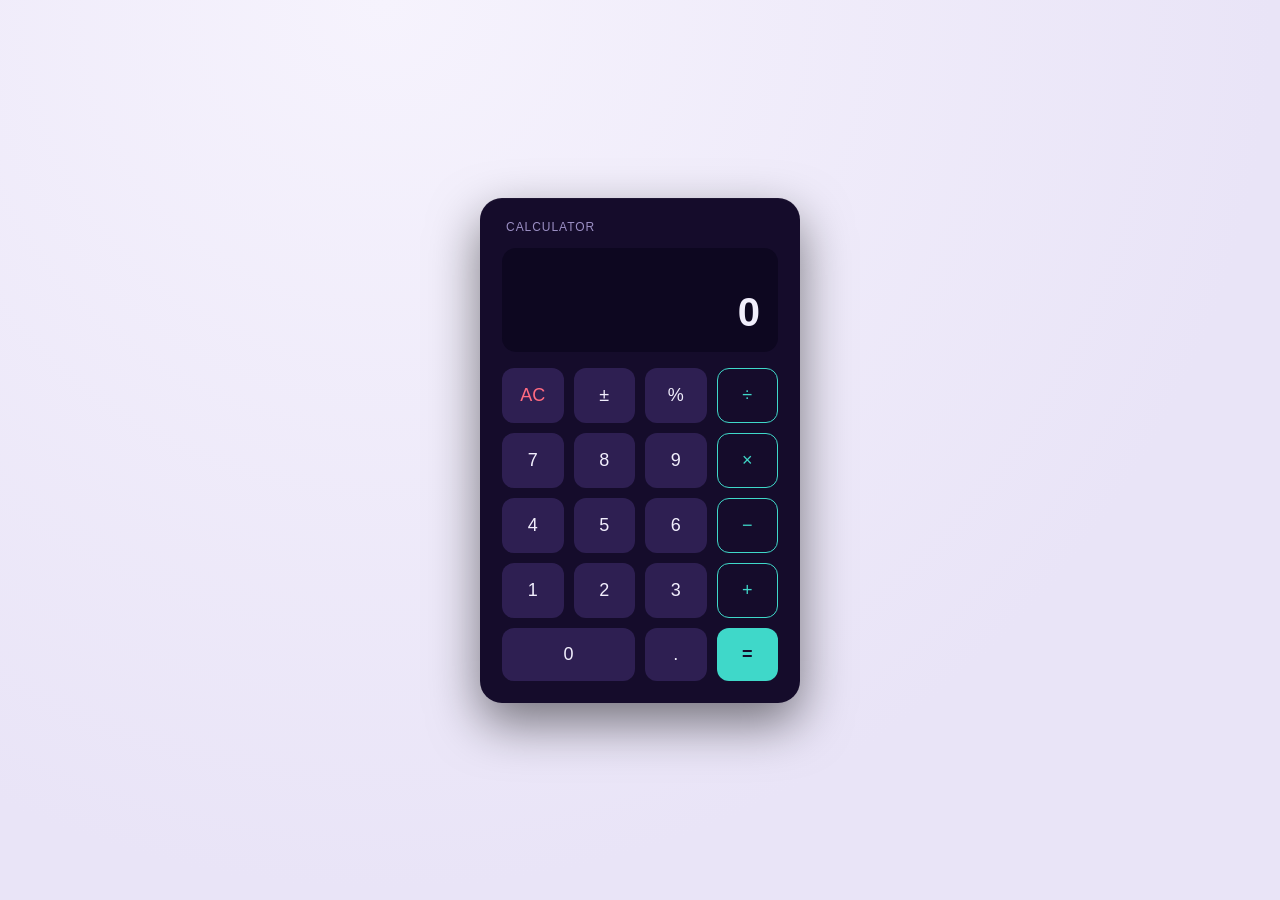
<file: index.html>
<!DOCTYPE html>
<meta charset="UTF-8">
<meta name="viewport" content="width=device-width, initial-scale=1, viewport-fit=cover">
<title>Calculator</title>
<style>
  :root{
    --bg1:#1a1033;
    --bg2:#241547;
    --key:#2e1f52;
    --key-hi:#3c2a6b;
    --op:#3fd8c9;
    --op-hi:#6ae8db;
    --text:#f1eefc;
    --muted:#9b8fc4;
    --danger:#ff6b81;
    box-sizing:border-box;
    padding-top:env(safe-area-inset-top,0px);
    padding-bottom:env(safe-area-inset-bottom,0px);
  }
  *{box-sizing:border-box;}
  html,body{
    height:100%;
    margin:0;
  }
  body{
    background:radial-gradient(circle at 30% 0%, var(--bg2), var(--bg1) 70%);
    display:flex;
    align-items:center;
    justify-content:center;
    font-family:'Segoe UI', Helvetica, Arial, sans-serif;
    color:var(--text);
  }
  .calc{
    width:320px;
    max-width:92vw;
    background:#150c2b;
    border-radius:22px;
    padding:22px;
    box-shadow:0 20px 50px rgba(0,0,0,0.5), inset 0 1px 0 rgba(255,255,255,0.04);
  }
  .brand{
    font-size:12px;
    letter-spacing:0.08em;
    color:var(--muted);
    margin:0 4px 14px;
  }
  .display{
    background:#0d0720;
    border-radius:14px;
    padding:22px 18px 16px;
    margin-bottom:16px;
    text-align:right;
    overflow:hidden;
  }
  .history{
    min-height:18px;
    font-size:14px;
    color:var(--muted);
    white-space:nowrap;
    overflow-x:auto;
  }
  .current{
    font-size:40px;
    font-weight:600;
    line-height:1.2;
    word-break:break-all;
    color:var(--text);
  }
  .pad{
    display:grid;
    grid-template-columns:repeat(4,1fr);
    gap:10px;
  }
  button{
    border:none;
    border-radius:12px;
    background:var(--key);
    color:var(--text);
    font-size:18px;
    padding:16px 0;
    cursor:pointer;
    transition:background 0.12s ease, transform 0.05s ease;
  }
  button:active{
    transform:scale(0.96);
  }
  button:hover{
    background:var(--key-hi);
  }
  .op{
    background:transparent;
    color:var(--op);
    border:1px solid var(--op);
  }
  .op:hover{
    background:var(--op);
    color:#150c2b;
  }
  .equals{
    background:var(--op);
    color:#150c2b;
    font-weight:700;
  }
  .equals:hover{
    background:var(--op-hi);
  }
  .clear{
    color:var(--danger);
  }
  .span2{
    grid-column:span 2;
  }
  @media (prefers-color-scheme: light){
    :root:not([data-theme="dark"]){
      --bg1:#e9e4f7;
      --bg2:#f6f3fd;
    }
  }
  :root[data-theme="dark"]{
    --bg1:#1a1033;
    --bg2:#241547;
  }
</style>
</head>
<body>
  <div class="calc">
    <p class="brand">CALCULATOR</p>
    <div class="display">
      <div class="history" id="history">&nbsp;</div>
      <div class="current" id="current">0</div>
    </div>
    <div class="pad">
      <button class="clear" onclick="clearAll()">AC</button>
      <button onclick="toggleSign()">±</button>
      <button onclick="percent()">%</button>
      <button class="op" onclick="chooseOp('÷')">÷</button>

      <button onclick="inputDigit('7')">7</button>
      <button onclick="inputDigit('8')">8</button>
      <button onclick="inputDigit('9')">9</button>
      <button class="op" onclick="chooseOp('×')">×</button>

      <button onclick="inputDigit('4')">4</button>
      <button onclick="inputDigit('5')">5</button>
      <button onclick="inputDigit('6')">6</button>
      <button class="op" onclick="chooseOp('−')">−</button>

      <button onclick="inputDigit('1')">1</button>
      <button onclick="inputDigit('2')">2</button>
      <button onclick="inputDigit('3')">3</button>
      <button class="op" onclick="chooseOp('+')">+</button>

      <button class="span2" onclick="inputDigit('0')">0</button>
      <button onclick="inputDot()">.</button>
      <button class="equals" onclick="equals()">=</button>
    </div>
  </div>

<script>
  let current = '0';
  let previous = null;
  let operator = null;
  let overwrite = true;

  const currentEl = document.getElementById('current');
  const historyEl = document.getElementById('history');

  function render(){
    currentEl.textContent = current;
    historyEl.textContent = previous !== null ? `${previous} ${operator}` : '\u00A0';
  }

  function inputDigit(d){
    if (overwrite){
      current = d === '0' ? '0' : d;
      overwrite = false;
    } else {
      current = current === '0' ? d : current + d;
    }
    render();
  }

  function inputDot(){
    if (overwrite){
      current = '0.';
      overwrite = false;
      render();
      return;
    }
    if (!current.includes('.')) current += '.';
    render();
  }

  function toggleSign(){
    if (current === '0') return;
    current = current.startsWith('-') ? current.slice(1) : '-' + current;
    render();
  }

  function percent(){
    current = String(parseFloat(current) / 100);
    render();
  }

  function clearAll(){
    current = '0';
    previous = null;
    operator = null;
    overwrite = true;
    render();
  }

  function compute(a, b, op){
    a = parseFloat(a); b = parseFloat(b);
    switch(op){
      case '+': return a + b;
      case '−': return a - b;
      case '×': return a * b;
      case '÷': return b === 0 ? 'Error' : a / b;
    }
  }

  function chooseOp(op){
    if (operator && !overwrite){
      equals();
    }
    previous = current;
    operator = op;
    overwrite = true;
    render();
  }

  function equals(){
    if (operator === null || previous === null) return;
    const result = compute(previous, current, operator);
    current = String(result);
    previous = null;
    operator = null;
    overwrite = true;
    render();
  }

  document.addEventListener('keydown', (e) => {
    if (e.key >= '0' && e.key <= '9') inputDigit(e.key);
    else if (e.key === '.') inputDot();
    else if (e.key === '+') chooseOp('+');
    else if (e.key === '-') chooseOp('−');
    else if (e.key === '*') chooseOp('×');
    else if (e.key === '/') { e.preventDefault(); chooseOp('÷'); }
    else if (e.key === 'Enter' || e.key === '=') equals();
    else if (e.key === 'Escape') clearAll();
    else if (e.key === 'Backspace'){
      current = current.length > 1 ? current.slice(0, -1) : '0';
      render();
    }
  });

  render();
</script>
</html>
</file>
